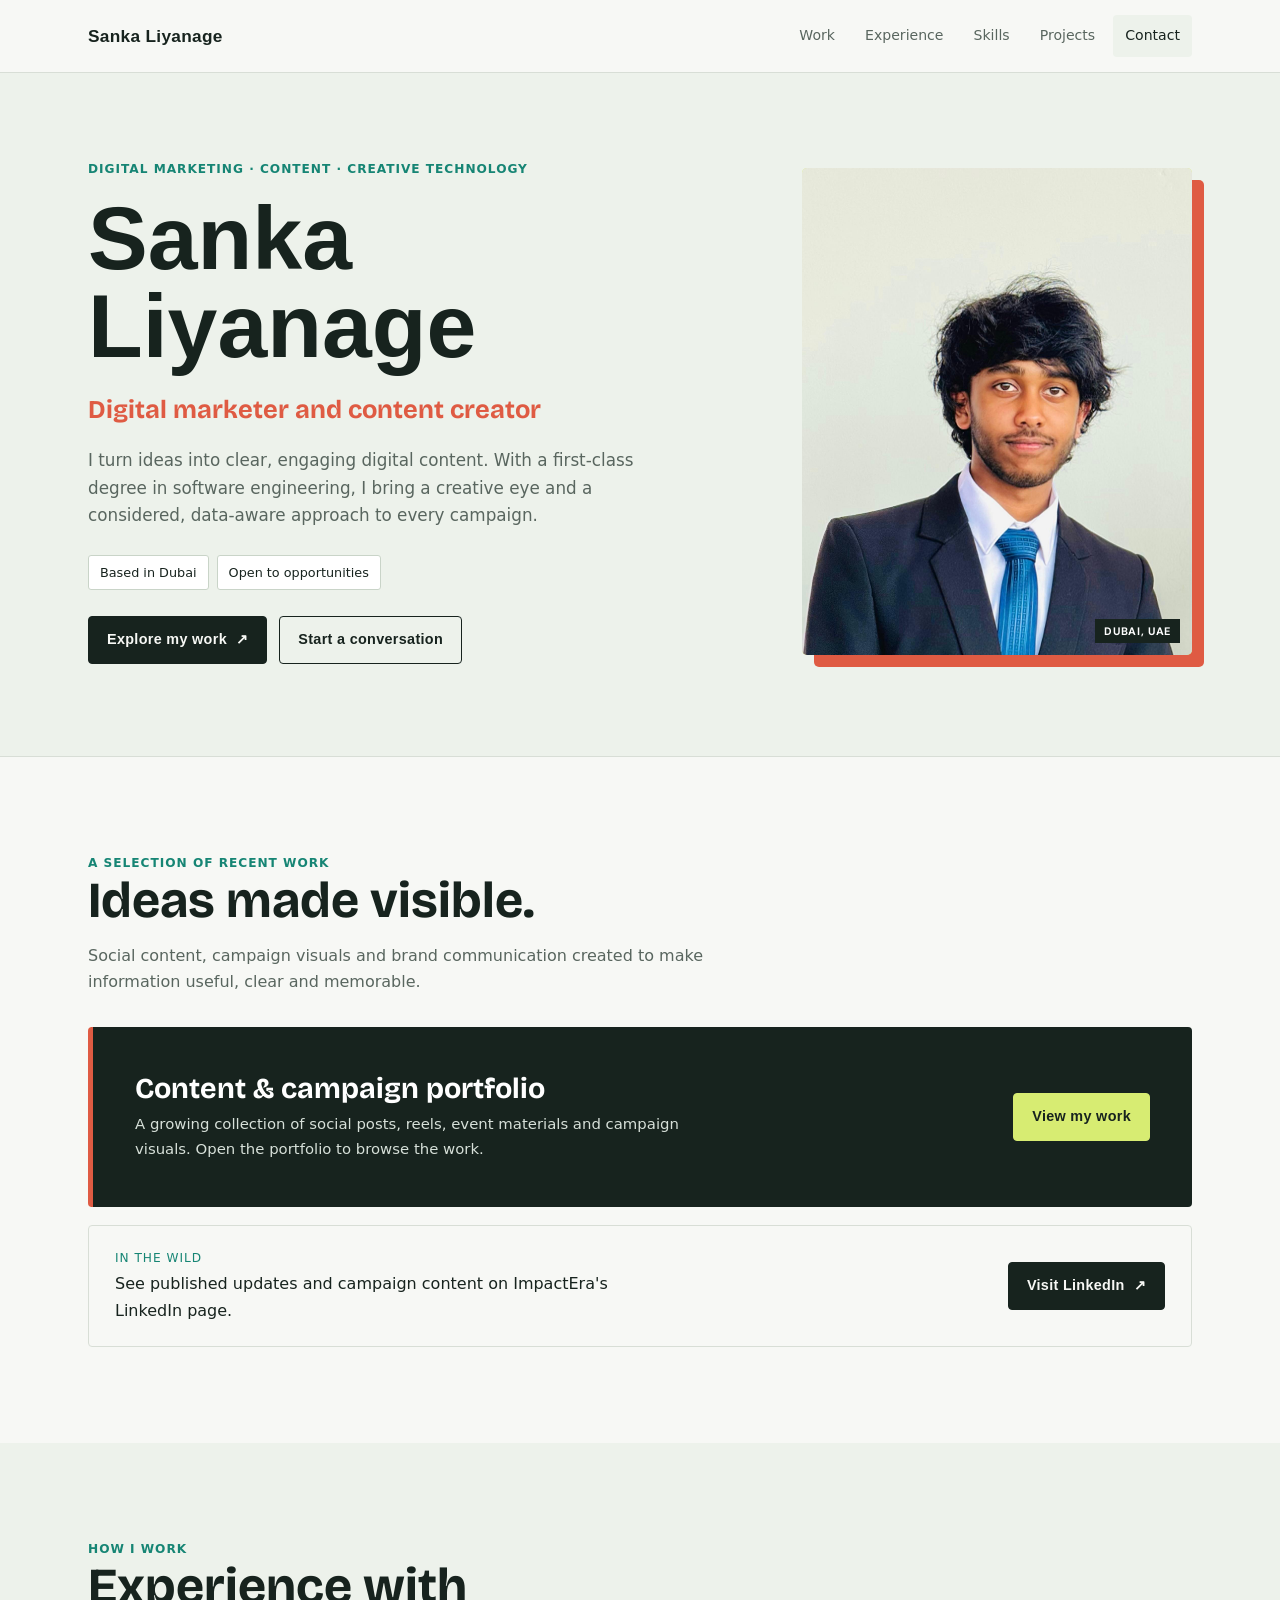
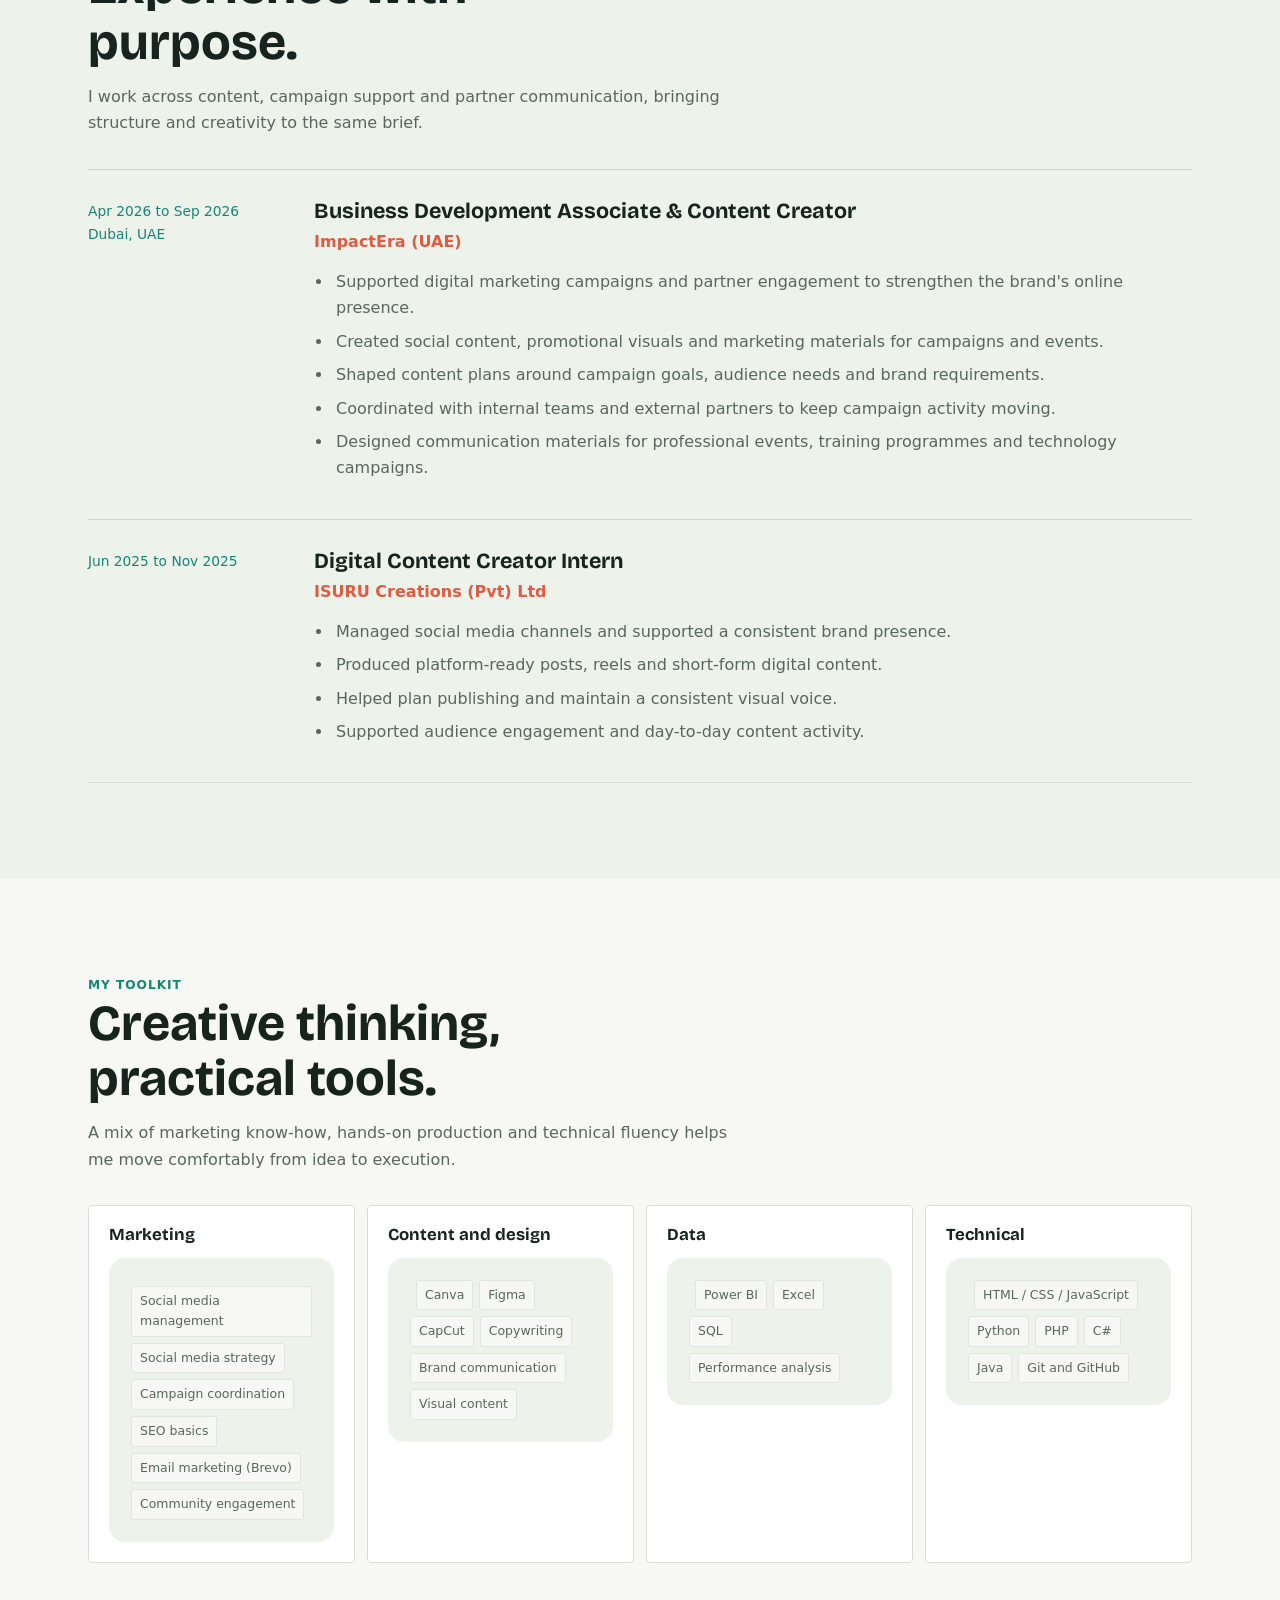
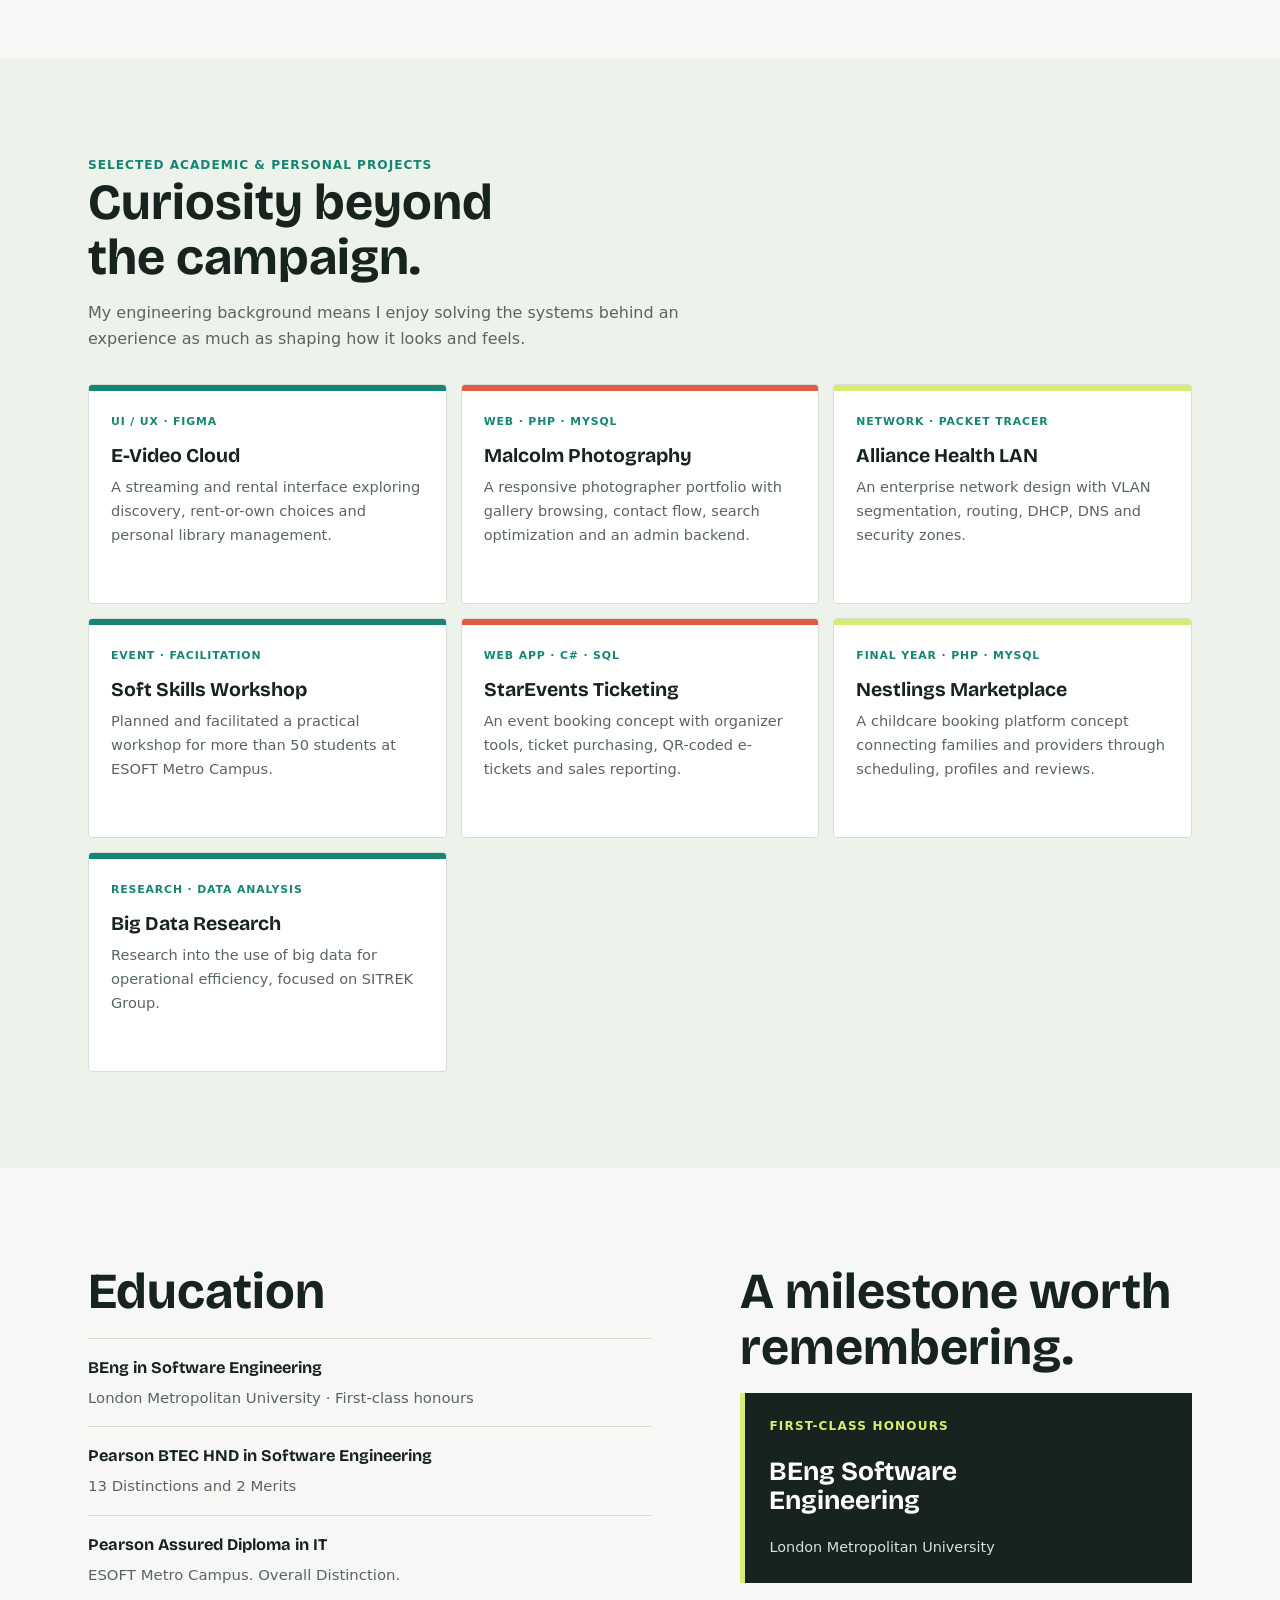
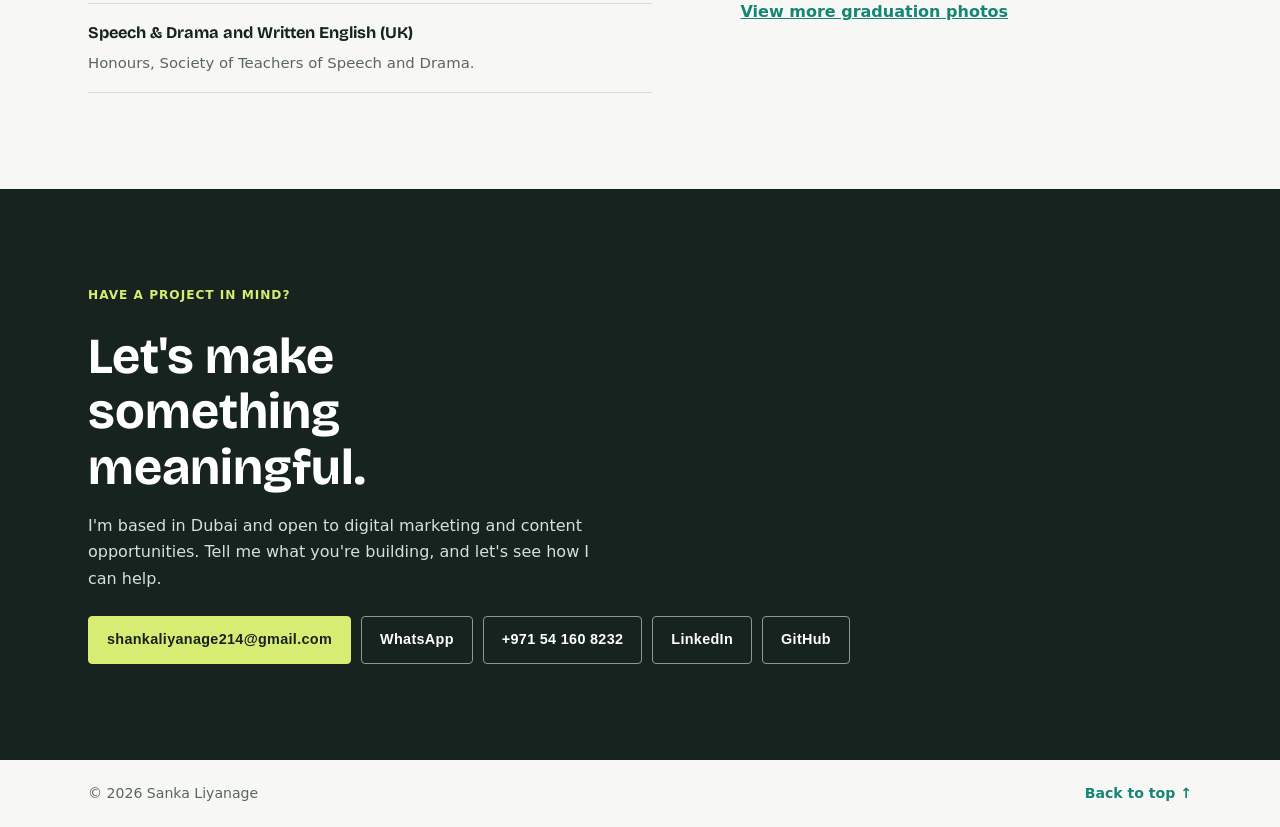
<file: index.html>
<!DOCTYPE html>
<html lang="en">
<head>
<meta charset="utf-8">
<meta name="viewport" content="width=device-width, initial-scale=1">
<title>Sanka Liyanage | Digital Marketing & Content</title>
<meta name="description" content="Sanka Liyanage is a Dubai-based digital marketer and content creator with a software engineering background. Explore campaign work, creative projects and experience.">
<meta name="theme-color" content="#f7f8f5">
<meta property="og:title" content="Sanka Liyanage | Digital Marketing & Content">
<meta property="og:description" content="Digital marketing, social content and visual storytelling, informed by a software engineering background.">
<link rel="preconnect" href="https://fonts.googleapis.com">
<link rel="preconnect" href="https://fonts.gstatic.com" crossorigin>
<link href="https://fonts.googleapis.com/css2?family=Bricolage+Grotesque:opsz,wght@12..96,500;12..96,700;12..96,800&family=DM+Sans:wght@400;500;700&display=swap" rel="stylesheet">
<style>
:root{
  --ink:#1c1b3a; --muted:#5b5a78; --paper:#ffffff; --wash:#f1eefe;
  --coral:#ff4f7b; --teal:#0aa59b; --sun:#ffc93c; --line:#dcd8f2;
  --display:'Bricolage Grotesque','Trebuchet MS',Arial,sans-serif;
  --body:'DM Sans','Segoe UI',Arial,sans-serif;
}
*{box-sizing:border-box;margin:0;padding:0}
html{scroll-behavior:smooth}
body{font-family:var(--body);color:var(--ink);background:var(--paper);line-height:1.6;font-size:17px}
a{color:inherit}
:focus-visible{outline:3px solid var(--coral);outline-offset:3px}
.wrap{max-width:1080px;margin:0 auto;padding:0 24px}
h1,h2,h3{font-family:var(--display);line-height:1.1;letter-spacing:-.02em}
h2{font-size:clamp(1.8rem,4vw,2.6rem);margin-bottom:28px}
section{padding:72px 0}

/* nav */
header{position:sticky;top:0;background:rgba(255,255,255,.94);backdrop-filter:blur(8px);border-bottom:1px solid var(--line);z-index:10}
nav{display:flex;align-items:center;justify-content:space-between;gap:16px;padding:14px 0;flex-wrap:wrap}
.logo{font-family:var(--display);font-weight:800;font-size:1.2rem;text-decoration:none}
nav ul{display:flex;gap:22px;list-style:none;flex-wrap:wrap}
nav ul a{text-decoration:none;font-weight:500;font-size:.95rem;color:var(--muted)}
nav ul a:hover{color:var(--ink)}

/* hero */
.hero{padding:64px 0 80px;background:var(--wash)}
.hero .wrap{display:grid;grid-template-columns:1.15fr .85fr;gap:48px;align-items:center}
.hero h1{font-size:clamp(2.6rem,6.5vw,4.8rem);font-weight:800}
.hero p.lead{font-size:1.15rem;color:var(--muted);max-width:34em;margin:22px 0 26px}
.badges{display:flex;gap:10px;flex-wrap:wrap;margin-bottom:28px}
.badge{background:#fff;border:1px solid var(--line);border-radius:999px;padding:6px 14px;font-size:.88rem;font-weight:500}
.btns{display:flex;gap:12px;flex-wrap:wrap}
.btn{display:inline-block;padding:13px 24px;border-radius:12px;font-weight:700;text-decoration:none;border:2px solid var(--ink)}
.btn.primary{background:var(--ink);color:#fff}
.btn.primary:hover{background:var(--coral);border-color:var(--coral)}
.btn.ghost:hover{background:#fff}

/* profile photo */
.photo{position:relative;aspect-ratio:4/5;width:100%;max-width:360px;margin-left:auto;border:2px solid var(--ink);border-radius:24px;box-shadow:10px 10px 0 var(--ink);background:var(--coral);overflow:hidden;display:flex;align-items:center;justify-content:center;color:#fff;font:800 4.5rem var(--display)}
.photo img{position:absolute;inset:0;width:100%;height:100%;object-fit:cover;object-position:center 12%}

@keyframes rise-in{
  from{opacity:0;transform:translateY(22px)}
  to{opacity:1;transform:translateY(0)}
}
.hero h1{animation:rise-in .7s both}
.hero p.lead{animation:rise-in .7s .12s both}
.hero .badges{animation:rise-in .7s .22s both}
.hero .btns{animation:rise-in .7s .32s both}
.photo{animation:rise-in .8s .18s both}
.reveal{opacity:0;transform:translateY(22px);transition:opacity .65s ease,transform .65s ease}
.reveal.is-visible{opacity:1;transform:translateY(0)}

/* work */
.wgrid{display:grid;grid-template-columns:repeat(auto-fit,minmax(230px,1fr));gap:20px}
.wcard{border:1.5px solid var(--line);border-radius:16px;padding:22px;display:flex;flex-direction:column;gap:8px;background:#fff}
.wcard h3{font-size:1.15rem}
.wcard p{color:var(--muted);font-size:.93rem;flex:1}
.wlink{font-weight:700;color:var(--coral);text-decoration:underline}
.wlink.off{color:var(--muted);text-decoration:none;font-weight:500}
.wmain{flex-direction:row;align-items:center;justify-content:space-between;flex-wrap:wrap;gap:20px;padding:26px}
.wmain p{flex:none;max-width:36em}
.btn.off{opacity:.6;border-color:var(--muted);background:var(--muted);color:#fff}
.live{margin-top:24px;background:var(--wash);border-radius:16px;padding:24px;display:flex;gap:16px;align-items:center;justify-content:space-between;flex-wrap:wrap}
.live p{font-weight:500;max-width:34em}

/* experience */
.job{display:grid;grid-template-columns:200px 1fr;gap:24px;padding:28px 0;border-top:1.5px solid var(--line)}
.job:last-child{border-bottom:1.5px solid var(--line)}
.job .when{color:var(--muted);font-weight:500;font-size:.95rem}
.job h3{font-size:1.3rem}
.job .org{color:var(--teal);font-weight:700;margin:2px 0 12px}
.job ul{padding-left:20px;color:var(--muted)}
.job li{margin-bottom:6px}

/* skills */
.skills{display:grid;grid-template-columns:repeat(auto-fit,minmax(240px,1fr));gap:20px}
.skills div{background:var(--wash);border-radius:16px;padding:22px}
.skills h3{font-size:1.05rem;margin-bottom:12px}
.chips{display:flex;flex-wrap:wrap;gap:8px}
.chips span{background:#fff;border-radius:8px;padding:4px 12px;font-size:.88rem;font-weight:500}

/* projects & education */
.two{display:grid;grid-template-columns:1fr 1fr;gap:48px}
.list li{list-style:none;padding:14px 0;border-top:1.5px solid var(--line)}
.list li:last-child{border-bottom:1.5px solid var(--line)}
.list b{font-family:var(--display);font-size:1.05rem}
.list span{display:block;color:var(--muted);font-size:.93rem}

.pgrid{display:grid;grid-template-columns:repeat(auto-fill,minmax(280px,1fr));gap:20px}
.pcard{background:#fff;border:1.5px solid var(--line);border-radius:16px;overflow:hidden}
.pcard img{width:100%;aspect-ratio:16/10;object-fit:cover;display:block;border-bottom:1.5px solid var(--line)}
.pcard .info{padding:16px 18px 20px}
.pcard h3{font-size:1.05rem;margin-bottom:4px}
.pcard p{font-size:.92rem;color:var(--muted)}
.grad img{width:100%;border-radius:16px;border:1.5px solid var(--line);display:block;margin-bottom:14px}

/* contact */
.contact{background:var(--ink);color:#fff}
.contact h2{color:#fff}
.contact p{color:#cfcdee;max-width:32em;margin-bottom:24px}
.contact .links{display:flex;gap:12px;flex-wrap:wrap}
.contact .btn{border-color:#fff;color:#fff}
.contact .btn.primary{background:var(--coral);border-color:var(--coral)}
.contact .btn:hover{background:#fff;color:var(--ink)}
footer{padding:22px 0;font-size:.88rem;color:var(--muted);text-align:center}

@media(max-width:820px){
  .hero .wrap,.two{grid-template-columns:1fr}
  .photo{margin:0 auto}
  .job{grid-template-columns:1fr;gap:6px}
  section{padding:56px 0}
}
@media(prefers-reduced-motion:reduce){
  html{scroll-behavior:auto}
  *,*::before,*::after{animation-duration:.01ms!important;animation-iteration-count:1!important;transition-duration:.01ms!important;scroll-behavior:auto!important}
  .reveal{opacity:1;transform:none}
}
</style>
<link rel="stylesheet" href="styles.css">
</head>
<body>

<header>
  <div class="wrap">
    <nav aria-label="Main">
      <a class="logo" href="#top">Sanka Liyanage</a>
      <ul id="navList">
        <li><a href="#work">Work</a></li>
        <li><a href="#experience">Experience</a></li>
        <li><a href="#skills">Skills</a></li>
        <li><a href="#projects">Projects</a></li>
        <li><a href="#contact">Contact</a></li>
      </ul>
    </nav>
  </div>
</header>

<main id="top">
<section class="hero">
  <div class="wrap">
    <div class="hero-copy">
      <p class="eyebrow">Digital marketing · Content · Creative technology</p>
      <h1>Sanka Liyanage</h1>
      <p class="hero-role">Digital marketer and content creator</p>
      <p class="lead">I turn ideas into clear, engaging digital content. With a first-class degree in software engineering, I bring a creative eye and a considered, data-aware approach to every campaign.</p>
      <div class="badges">
        <span class="badge">Based in Dubai</span>
        <span class="badge">Open to opportunities</span>
      </div>
      <div class="btns">
        <a class="btn primary" href="#work">Explore my work <span aria-hidden="true">↗</span></a>
        <a class="btn ghost" href="#contact">Start a conversation</a>
      </div>
    </div>
    <div class="photo"><span aria-hidden="true">SL</span><img src="images/profile.jpeg" alt="Sanka Liyanage" onerror="this.remove()"></div>
  </div>
</section>

<section id="work">
  <div class="wrap">
    <p class="eyebrow">A selection of recent work</p>
    <h2>Ideas made visible.</h2>
    <p class="section-intro">Social content, campaign visuals and brand communication created to make information useful, clear and memorable.</p>
    <div class="wcard wmain">
      <div>
        <h3>Content & campaign portfolio</h3>
        <p>A growing collection of social posts, reels, event materials and campaign visuals. Open the portfolio to browse the work.</p>
      </div>
      <a class="btn primary" href="https://drive.google.com/drive/folders/1mXhD0Tsjy6kbN8fsBhjZNHs6CW0aFbVB?usp=sharing">View my work</a>
    </div>
    <div class="live">
      <div><p class="eyebrow">In the wild</p><p>See published updates and campaign content on ImpactEra's LinkedIn page.</p></div>
      <a class="btn primary" href="https://www.linkedin.com/company/impacteraa/posts/?feedView=all" target="_blank" rel="noopener">Visit LinkedIn <span aria-hidden="true">↗</span></a>
    </div>
  </div>
</section>

<section id="experience" style="background:var(--wash)">
  <div class="wrap">
    <p class="eyebrow">How I work</p>
    <h2>Experience with purpose.</h2>
    <p class="section-intro">I work across content, campaign support and partner communication, bringing structure and creativity to the same brief.</p>
    <div class="job">
      <div class="when">Apr 2026 to Sep 2026<br>Dubai, UAE</div>
      <div>
        <h3>Business Development Associate & Content Creator</h3>
        <p class="org">ImpactEra (UAE)</p>
        <ul>
          <li>Supported digital marketing campaigns and partner engagement to strengthen the brand's online presence.</li>
          <li>Created social content, promotional visuals and marketing materials for campaigns and events.</li>
          <li>Shaped content plans around campaign goals, audience needs and brand requirements.</li>
          <li>Coordinated with internal teams and external partners to keep campaign activity moving.</li>
          <li>Designed communication materials for professional events, training programmes and technology campaigns.</li>
        </ul>
      </div>
    </div>
    <div class="job">
      <div class="when">Jun 2025 to Nov 2025</div>
      <div>
        <h3>Digital Content Creator Intern</h3>
        <p class="org">ISURU Creations (Pvt) Ltd</p>
        <ul>
          <li>Managed social media channels and supported a consistent brand presence.</li>
          <li>Produced platform-ready posts, reels and short-form digital content.</li>
          <li>Helped plan publishing and maintain a consistent visual voice.</li>
          <li>Supported audience engagement and day-to-day content activity.</li>
        </ul>
      </div>
    </div>
  </div>
</section>

<section id="skills">
  <div class="wrap">
    <p class="eyebrow">My toolkit</p>
    <h2>Creative thinking, practical tools.</h2>
    <p class="section-intro">A mix of marketing know-how, hands-on production and technical fluency helps me move comfortably from idea to execution.</p>
    <div class="skills">
      <div><h3>Marketing</h3><div class="chips"><span>Social media management</span><span>Social media strategy</span><span>Campaign coordination</span><span>SEO basics</span><span>Email marketing (Brevo)</span><span>Community engagement</span></div></div>
      <div><h3>Content and design</h3><div class="chips"><span>Canva</span><span>Figma</span><span>CapCut</span><span>Copywriting</span><span>Brand communication</span><span>Visual content</span></div></div>
      <div><h3>Data</h3><div class="chips"><span>Power BI</span><span>Excel</span><span>SQL</span><span>Performance analysis</span></div></div>
      <div><h3>Technical</h3><div class="chips"><span>HTML / CSS / JavaScript</span><span>Python</span><span>PHP</span><span>C#</span><span>Java</span><span>Git and GitHub</span></div></div>
    </div>
  </div>
</section>

<section id="projects" style="background:var(--wash)">
  <div class="wrap">
    <p class="eyebrow">Selected academic & personal projects</p>
    <h2>Curiosity beyond the campaign.</h2>
    <p class="section-intro">My engineering background means I enjoy solving the systems behind an experience as much as shaping how it looks and feels.</p>
    <div class="pgrid">
      <article class="pcard"><div class="info"><span class="project-type">UI / UX · FIGMA</span><h3>E-Video Cloud</h3><p>A streaming and rental interface exploring discovery, rent-or-own choices and personal library management.</p></div></article>
      <article class="pcard"><div class="info"><span class="project-type">WEB · PHP · MYSQL</span><h3>Malcolm Photography</h3><p>A responsive photographer portfolio with gallery browsing, contact flow, search optimization and an admin backend.</p></div></article>
      <article class="pcard"><div class="info"><span class="project-type">NETWORK · PACKET TRACER</span><h3>Alliance Health LAN</h3><p>An enterprise network design with VLAN segmentation, routing, DHCP, DNS and security zones.</p></div></article>
      <article class="pcard"><div class="info"><span class="project-type">EVENT · FACILITATION</span><h3>Soft Skills Workshop</h3><p>Planned and facilitated a practical workshop for more than 50 students at ESOFT Metro Campus.</p></div></article>
      <article class="pcard"><div class="info"><span class="project-type">WEB APP · C# · SQL</span><h3>StarEvents Ticketing</h3><p>An event booking concept with organizer tools, ticket purchasing, QR-coded e-tickets and sales reporting.</p></div></article>
      <article class="pcard"><div class="info"><span class="project-type">FINAL YEAR · PHP · MYSQL</span><h3>Nestlings Marketplace</h3><p>A childcare booking platform concept connecting families and providers through scheduling, profiles and reviews.</p></div></article>
      <article class="pcard"><div class="info"><span class="project-type">RESEARCH · DATA ANALYSIS</span><h3>Big Data Research</h3><p>Research into the use of big data for operational efficiency, focused on SITREK Group.</p></div></article>
    </div>
  </div>
</section>

<section id="education">
  <div class="wrap two">
    <div>
      <h2>Education</h2>
      <ul class="list">
        <li><b>BEng in Software Engineering</b><span>London Metropolitan University · First-class honours</span></li>
        <li><b>Pearson BTEC HND in Software Engineering</b><span>13 Distinctions and 2 Merits</span></li>
        <li><b>Pearson Assured Diploma in IT</b><span>ESOFT Metro Campus. Overall Distinction.</span></li>
        <li><b>Speech & Drama and Written English (UK)</b><span>Honours, Society of Teachers of Speech and Drama.</span></li>
      </ul>
    </div>
    <div class="grad">
      <h2>A milestone worth remembering.</h2>
      <div class="grad-note"><span>FIRST-CLASS HONOURS</span><strong>BEng Software Engineering</strong><p>London Metropolitan University</p></div>
      <a class="wlink" href="https://drive.google.com/drive/folders/1BD_4m0cqZxn7JOGkI81FeZ1eP2nTuW1w?usp=sharing">View more graduation photos</a>
    </div>
  </div>
</section>

<section id="contact" class="contact">
  <div class="wrap">
    <p class="eyebrow">Have a project in mind?</p>
    <h2>Let's make something meaningful.</h2>
    <p>I'm based in Dubai and open to digital marketing and content opportunities. Tell me what you're building, and let's see how I can help.</p>
    <div class="links">
      <a class="btn primary" href="mailto:shankaliyanage214@gmail.com">shankaliyanage214@gmail.com</a>
      <a class="btn" href="https://wa.me/971541608232" target="_blank" rel="noopener">WhatsApp</a>
      <a class="btn" href="tel:+971541608232">+971 54 160 8232</a>
      <a class="btn" href="https://www.linkedin.com/in/shanka214/" target="_blank" rel="noopener">LinkedIn</a>
      <a class="btn" href="https://github.com/Shanka214" target="_blank" rel="noopener">GitHub</a>
    </div>
  </div>
</section>
</main>

<footer><div class="wrap"><span>&copy; 2026 Sanka Liyanage</span><a href="#top">Back to top ↑</a></div></footer>
<script src="scripts.js"></script>
</body>
</html>
</file>
<file: styles.css>
:root {
  --nav: #16263d;
  --accent: #36b6c3;
  --bg5: #f5f7fa;
  --card: #ffffff;
  --text: #222831;
  --sub: #4e5a78;
}
* { box-sizing: border-box; margin:0; padding:0; }
body { font-family:"Inter",system-ui,sans-serif; background:var(--bg5); color: var(--text); line-height:1.5; }
a { text-decoration:none; color:var(--accent); }
.container { width: min(1100px, 92%); margin:0 auto; }
.site-header { position: sticky; top:0; z-index:99; background:rgba(26,43,76,.83); backdrop-filter: blur(8px); border-bottom:1px solid rgba(255,255,255,.08);}
.navbar { display:flex; align-items:center; justify-content:space-between; gap:1rem; padding:0.95rem 0;}
.logo { color: #fff; font-family:"Poppins",sans-serif; font-weight:700; font-size:1.15rem; letter-spacing:.3px; }
.nav-list { list-style:none; display:flex; flex-wrap:wrap; gap:10px; }
.nav-list a { color:white; font-size:.92rem; font-weight:600; padding:.45rem .6rem; border-radius:8px; transition:.2s background; }
.nav-list a:hover, .nav-list a.active { background:rgba(255,255,255,.16);}
.menu-toggle { display:none; background:transparent; border:0; color:white; font-size:1.4rem; }
.home-section { position:relative; min-height:calc(100vh - 72px); display:flex; align-items:center; color:#fdfefe; }
.home-bg { position:absolute; inset:0; background:linear-gradient(145deg, #1a2b4c 0%, #222e4a 42%, #5a8bb9 100%); }
.home-bg::before { content:""; position:absolute; width:280px; height:280px; border-radius:40px; background:rgba(255,255,255,.08); top:12%; left:-34%; transform:rotate(22deg); }
.home-bg::after { content:""; position:absolute; width:220px; height:220px; border-radius:50%; background:rgba(54,182,195,.14); bottom:12%; right:-28%; }
.home-grid { position:relative; z-index:2; display:grid; place-items:center; min-height: calc(100vh - 72px); }
.hero-left { text-align:center; max-width:700px; margin:0 auto; }
.profile-circle { width:148px; height:148px; border-radius:50%; border:3px solid #fff; object-fit:cover; margin-bottom:1rem; }
.home-subtitle { font-size:1rem; letter-spacing:.15rem; text-transform:uppercase; margin-bottom: .9rem; color:#c4d5eb; }
h1 { font-family:"Poppins",sans-serif; font-size:2.4rem; margin-bottom:.6rem; color:#fff; }
.tagline { color:#dfe9f2; font-size:1.2rem; margin-bottom:1.2rem; }
.home-cta { display:flex; justify-content:center; flex-wrap:wrap; gap:.75rem; margin-bottom:1.25rem; }
.btn { border-radius:10px; display:inline-flex; align-items:center; justify-content:center; padding:.68rem 1.05rem; font-weight:700; font-family:"Nunito",sans-serif; letter-spacing:.02rem; border:2px solid var(--accent); transition:.2s transform, .2s background, .2s color, .2s box-shadow; cursor:pointer;}
.primary-btn { background:var(--accent); border-color:var(--accent); color:#fff; }
.primary-btn:hover { transform:translateY(-1px); box-shadow:0 10px 24px rgba(0,0,0,.22); }
.outline-btn { background:transparent; color:#fff; border-color:#fff; }
.outline-btn:hover { background:rgba(255,255,255,.15); }
.ghost-btn { background:rgba(255,255,255,.16); color:#fff; border-color:rgba(255,255,255,.16); }
.social-links { display:flex; justify-content:center; align-items:center; gap:1rem; font-size:.9rem; }
.social-links a { color:#fff; font-weight:600; border-bottom:1px dashed rgba(255,255,255,.6); }
.section-card { margin:3rem auto; padding:2rem; background:var(--card); box-shadow:0 10px 24px rgba(0,0,0,.08); border-radius:18px; }
.section-card h2 { font-family:"Poppins",sans-serif; color:#1a2b4c; margin-bottom:1rem; }
.section-card h3 { font-size:1.08rem; margin-top:1rem; color:#2e2e2e; }
.about-text { color:#505c72; margin-bottom:1rem; }
.education-list { list-style:disc; margin-left:1.1rem; color:#4b5d78; line-height:1.7; }
.skill-group { margin:.85rem 0; }
.chips { display:flex; flex-wrap:wrap; gap:.4rem; font-weight:600; color:#1a2b4c; }
.chips::before { content:''; }
.chips span, .chips { background:#f2f7fb; color:#136771; border-radius:999px; padding:.38rem .75rem; font-size:.87rem; }
.card-grid { display:grid; grid-template-columns:1fr; gap:1rem; }
.project-card { background:#fff; border:1px solid #e2e8f1; border-radius:15px; overflow:hidden; box-shadow:0 6px 16px rgba(20,25,40,.08); transition:.2s transform; }
.project-card:hover { transform:translateY(-3px); }
.project-card img { width:100%; aspect-ratio:16/9; object-fit:cover; }
.project-card .icon-card { font-size:3.2rem; text-align:center; padding:3rem 0; background:#f3f7fb; color:#2b4a77; }
.project-card h3 { padding:1rem 1rem .2rem; color:#1f3c62; }
.project-card p { padding:0 .9rem .9rem; color:#4f627f; }
.project-card .btn { margin:0 .8rem 1rem; }
.flyer-grid { display:grid; grid-template-columns:repeat(auto-fit,minmax(180px,1fr)); gap:0.8rem; margin:1rem 0 1.2rem; }
.flyer-item { overflow:hidden; border-radius:14px; border:1px solid #dae2ec; }
.flyer-item img { max-width:100%; display:block; transition:.25s transform; }
.flyer-item:hover img { transform: scale(1.08); }
.services-grid { display:grid; grid-template-columns:repeat(auto-fit,minmax(220px,1fr)); gap:1rem; }
.service-card { border:1px solid #d9e2ef; padding:1rem; border-radius:14px; background:#fefefe; box-shadow:0 10px 20px rgba(34,57,85,.06);}
.contact-grid { display:grid; grid-template-columns:1fr; gap:1rem; }
.contact-form { display:grid; gap:.75rem; }
.contact-form label { width:100%; }
.contact-form input, .contact-form textarea { width:100%; border:1px solid #c8d3de; padding:.76rem 0.8rem; border-radius:10px; font-family:inherit; color:#2e3f56; }
.footer { text-align:center; padding:1rem 0; color:#5b6f88; font-size:.88rem; }
.modal,.lightbox { position:fixed; inset:0; display:grid; place-items:center; background:rgba(0,0,0,.6); z-index:150; }
.modal.hidden,.lightbox.hidden { display:none; }
.modal-content { width:min(840px,95vw); background:#fff; border-radius:16px; padding:1.25rem; position:relative; max-height:90vh; overflow:auto; }
.close-modal, .lightbox-close { position:absolute; top:.6rem; right:.7rem; background:rgba(24,38,46,.9); border:none; color:#fff; width:34px; height:34px; border-radius:50%; font-size:1.3rem; cursor:pointer;}
.lightbox img { max-width:88vw; max-height:88vh; border-radius:12px; box-shadow:0 12px 28px rgba(0,0,0,.35); }
@media (max-width:900px) {
  .home-section { min-height:calc(100vh - 60px); }
  .home-grid { align-items:center; }
  h1 { font-size:2.05rem; }
}
@media(max-width:760px) {
  .navbar { flex-wrap:wrap; gap:.6rem; }
  .nav-list { width:100%; justify-content:center; display:none; }
  .nav-list.open { display:flex; flex-direction:column; }
  .menu-toggle { display:block; }
  .home-cta { flex-direction:column; margin:1rem auto; }
  .section-card { padding:1.25rem; }
  .card-grid { grid-template-columns:1fr; }
  .contact-grid { grid-template-columns:1fr; }
}

/* Portfolio refresh */
:root {
  --ink: #17231e;
  --muted: #59665f;
  --paper: #f7f8f5;
  --wash: #edf2eb;
  --coral: #df5b43;
  --teal: #168574;
  --sun: #d7ec72;
  --line: #d8ded6;
  --display: 'Bricolage Grotesque', 'Trebuchet MS', sans-serif;
  --body: 'DM Sans', 'Segoe UI', sans-serif;
}
html { scroll-padding-top: 88px; }
body { background: var(--paper); color: var(--ink); font-size: 16px; line-height: 1.65; }
.wrap { max-width: 1160px; padding-inline: 28px; }
h1, h2, h3 { letter-spacing: 0; }
h2 { max-width: 15ch; margin-bottom: 18px; font-size: clamp(2rem, 4vw, 3.15rem); }
section { padding: 96px 0; }

header { background: rgba(247,248,245,.94); border-color: var(--line); }
nav { min-height: 72px; padding: 12px 0; }
.logo { font-size: 1.08rem; }
.logo { color: var(--ink); }
nav ul { gap: 6px; }
nav ul a { display: inline-block; padding: 9px 12px; border-radius: 4px; color: var(--muted); font-size: .88rem; transition: color .2s, background .2s; }
nav ul a:hover, nav ul a[aria-current="location"] { color: var(--ink); background: var(--wash); }

.hero { position: relative; padding: 86px 0 92px; background: var(--wash); border-bottom: 1px solid var(--line); }
.hero .wrap { grid-template-columns: minmax(0, 1.12fr) minmax(280px, .78fr); gap: clamp(44px, 8vw, 112px); }
.hero-copy { max-width: 650px; }
.eyebrow { color: var(--teal); font-size: .76rem; font-weight: 700; letter-spacing: .08em; text-transform: uppercase; }
.hero h1 { margin-top: 16px; color: var(--ink); font-size: clamp(3.2rem, 7vw, 6rem); font-weight: 800; line-height: .98; overflow-wrap: anywhere; }
.hero-role { margin-top: 18px; color: var(--coral); font-family: var(--display); font-size: clamp(1.25rem, 2vw, 1.75rem); font-weight: 700; }
.hero p.lead { max-width: 38em; margin: 16px 0 25px; color: var(--muted); font-size: 1.05rem; }
.badges { gap: 8px; margin-bottom: 26px; }
.badge { padding: 6px 11px; border: 1px solid #c9d4c8; border-radius: 3px; color: var(--ink); font-size: .8rem; }
.btn { display: inline-flex; align-items: center; justify-content: center; gap: 9px; min-height: 48px; padding: 11px 18px; border: 1px solid var(--ink); border-radius: 4px; font-size: .9rem; transition: background .2s, color .2s, transform .2s, border-color .2s; }
.btn:hover { transform: translateY(-2px); }
.btn.primary { border-color: var(--ink); background: var(--ink); color: var(--paper); }
.btn.primary:hover { border-color: var(--coral); background: var(--coral); }
.btn.ghost { background: transparent; color: var(--ink); }
.btn.ghost:hover { background: #fff; }
.photo { max-width: 390px; border: 0; border-radius: 5px; box-shadow: 12px 12px 0 var(--coral); background: var(--sun); }
.photo img { object-position: center 12%; }
.photo::after { position: absolute; right: 12px; bottom: 12px; padding: 5px 9px; background: var(--ink); color: #fff; content: 'DUBAI, UAE'; font: 700 .68rem var(--body); letter-spacing: .06em; }

.section-intro { max-width: 650px; margin: -4px 0 32px; color: var(--muted); }
#work { background: var(--paper); }
.wmain { align-items: center; min-height: 180px; padding: clamp(24px, 4vw, 42px); border: 0; border-left: 5px solid var(--coral); border-radius: 4px; background: var(--ink); color: #fff; }
.wmain h3 { margin-bottom: 7px; color: #fff; font-size: clamp(1.35rem, 2.5vw, 1.8rem); }
.wmain p { max-width: 40em; color: #d7e0d9; }
.wmain .btn.primary { border-color: var(--sun); background: var(--sun); color: var(--ink); }
.wmain .btn.primary:hover { border-color: #fff; background: #fff; }
.live { margin-top: 18px; padding: 22px 26px; border: 1px solid var(--line); border-radius: 4px; background: transparent; }
.live .eyebrow { margin-bottom: 3px; }
.live p { margin: 0; }

#experience { background: var(--wash) !important; }
.job { grid-template-columns: 190px minmax(0, 1fr); gap: 36px; padding: 30px 0; border-color: #cbd5cb; }
.job .when { color: var(--teal); font-size: .86rem; }
.job h3 { font-size: 1.35rem; }
.job .org { margin: 5px 0 14px; color: var(--coral); }
.job ul { padding-left: 19px; color: var(--muted); }
.job li { margin-bottom: 7px; padding-left: 3px; }

#skills { background: var(--paper); }
.skills { grid-template-columns: repeat(4, minmax(0, 1fr)); gap: 12px; }
.skills > div { min-width: 0; padding: 20px; border: 1px solid var(--line); border-radius: 4px; background: #fff; }
.skills h3 { margin-bottom: 13px; font-size: 1.05rem; }
.chips { gap: 6px; }
.chips span { padding: 4px 8px; border: 1px solid #e0e6df; border-radius: 3px; background: var(--paper); color: var(--muted); font-size: .78rem; }

#projects { background: var(--wash) !important; }
.pgrid { grid-template-columns: repeat(3, minmax(0, 1fr)); gap: 14px; }
.pcard { position: relative; min-height: 220px; border: 1px solid var(--line); border-radius: 4px; background: #fff; transition: transform .2s, border-color .2s, box-shadow .2s; }
.pcard::before { display: block; height: 6px; background: var(--teal); content: ''; }
.pcard:nth-child(3n + 2)::before { background: var(--coral); }
.pcard:nth-child(3n)::before { background: var(--sun); }
.pcard:hover { transform: translateY(-4px); border-color: #aebbb0; box-shadow: 0 12px 26px rgba(23,35,30,.08); }
.pcard .info { padding: 22px; }
.project-type { display: block; margin-bottom: 14px; color: var(--teal); font-size: .68rem; font-weight: 700; letter-spacing: .08em; }
.pcard h3 { margin-bottom: 8px; font-size: 1.22rem; }
.pcard p { color: var(--muted); font-size: .91rem; }

#education { background: var(--paper); }
.two { grid-template-columns: minmax(0, 1fr) minmax(0, .8fr); gap: clamp(34px, 7vw, 88px); }
.list li { padding: 16px 0; border-color: var(--line); }
.list b { font-size: 1.02rem; }
.list span { margin-top: 4px; color: var(--muted); }
.grad h2 { max-width: none; }
.grad-note { display: flex; min-height: 190px; flex-direction: column; justify-content: space-between; margin-bottom: 16px; padding: 24px; border-left: 5px solid var(--sun); background: var(--ink); color: #fff; }
.grad-note span { color: var(--sun); font-size: .75rem; font-weight: 700; letter-spacing: .1em; }
.grad-note strong { max-width: 14ch; font: 700 1.65rem/1.12 var(--display); }
.grad-note p { color: #d7e0d9; font-size: .9rem; }
.wlink { color: var(--teal); }

.contact { background: var(--ink); }
.contact .eyebrow { color: var(--sun); }
.contact h2 { max-width: 14ch; color: #fff; }
.contact p { color: #d7e0d9; }
.contact .links { gap: 10px; }
.contact .btn { border-color: #8c9b90; color: #fff; }
.contact .btn.primary { border-color: var(--sun); background: var(--sun); color: var(--ink); }
.contact .btn:hover { border-color: #fff; background: #fff; color: var(--ink); }
footer { padding: 22px 0; color: var(--muted); }
footer .wrap { display: flex; justify-content: space-between; gap: 16px; }
footer a { color: var(--teal); font-weight: 700; text-decoration: none; }

.reveal { opacity: 0; transform: translateY(18px); transition: opacity .55s ease, transform .55s ease; }
.reveal.is-visible { opacity: 1; transform: translateY(0); }

@media (max-width: 900px) {
  section { padding: 72px 0; }
  .skills { grid-template-columns: repeat(2, minmax(0, 1fr)); }
  .pgrid { grid-template-columns: repeat(2, minmax(0, 1fr)); }
}
@media (max-width: 700px) {
  .wrap { padding-inline: 20px; }
  section { padding: 62px 0; }
  nav { align-items: flex-start; }
  nav ul { width: 100%; justify-content: space-between; gap: 2px; }
  nav ul a { padding: 7px 5px; font-size: .78rem; }
  .hero { padding: 58px 0 68px; }
  .hero .wrap, .two { grid-template-columns: 1fr; gap: 40px; }
  .hero h1 { font-size: clamp(3rem, 14vw, 4.5rem); }
  .hero .photo { width: min(100%, 390px); margin: 0 auto; }
  .job { grid-template-columns: 1fr; gap: 8px; }
  .wmain { align-items: flex-start; }
}
@media (max-width: 480px) {
  .skills, .pgrid { grid-template-columns: 1fr; }
  .pcard { min-height: 0; }
  .btns, .btns .btn { width: 100%; }
  .live { align-items: flex-start; }
  .contact .links .btn { width: 100%; }
  footer .wrap { flex-direction: column; }
}
@media (prefers-reduced-motion: reduce) {
  html { scroll-behavior: auto; }
  *, *::before, *::after { animation-duration: .01ms !important; animation-iteration-count: 1 !important; scroll-behavior: auto !important; transition-duration: .01ms !important; }
  .reveal { opacity: 1; transform: none; }
}
</file>
